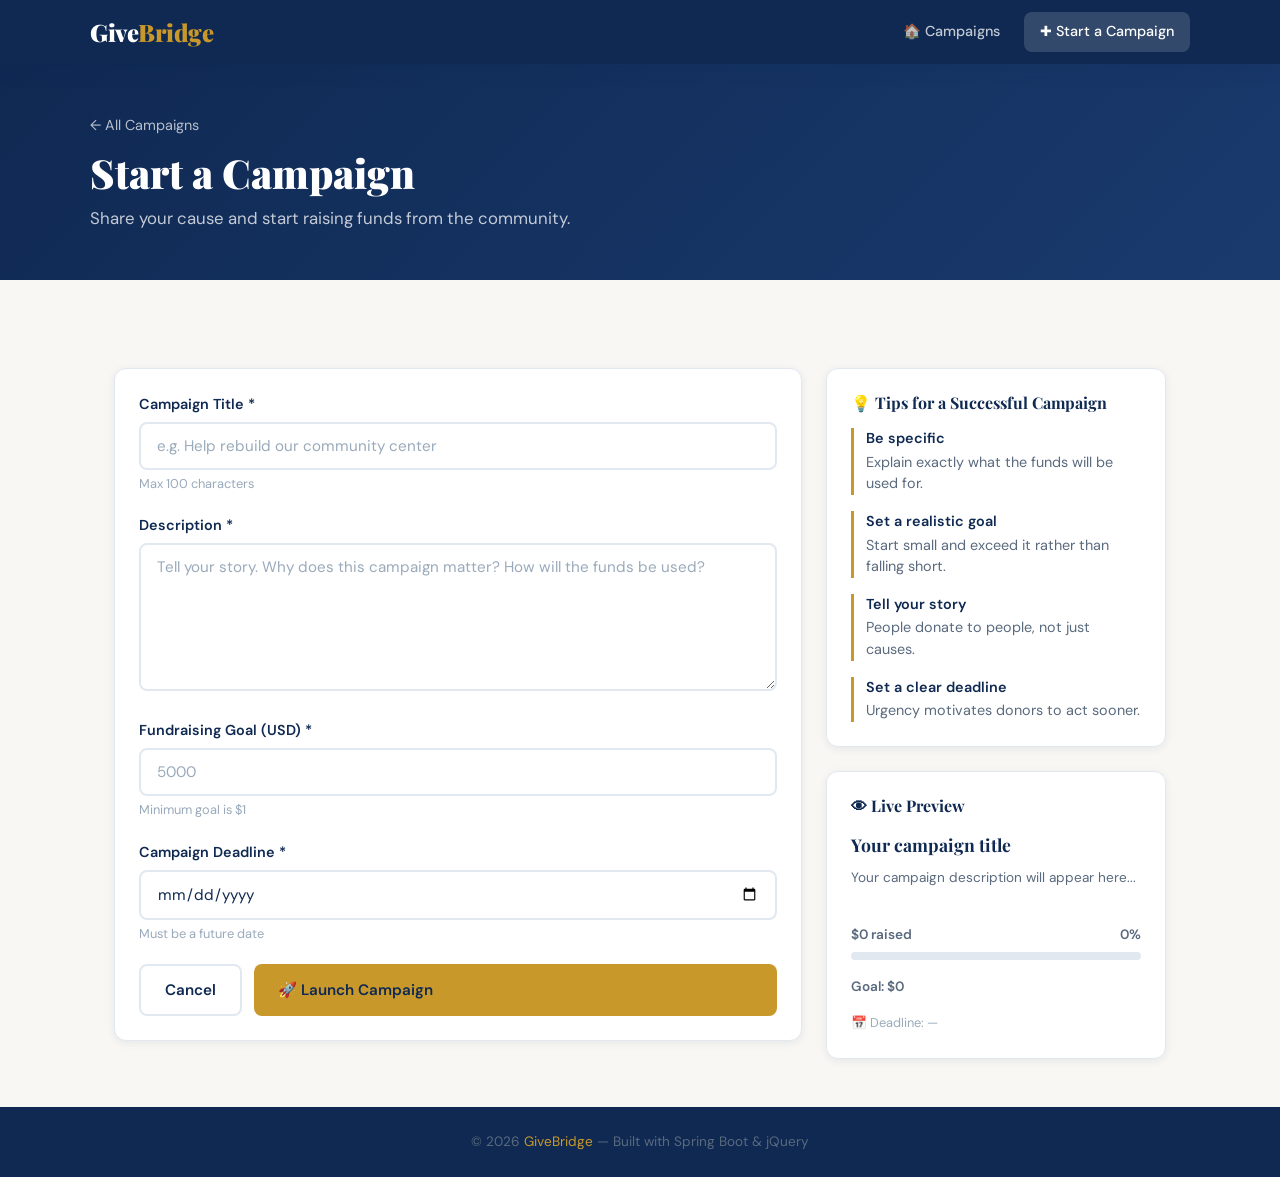
<file: src/main/resources/static/create-campaign.html>
<!DOCTYPE html>
<html lang="en">
<head>
    <meta charset="UTF-8">
    <meta name="viewport" content="width=device-width, initial-scale=1.0">
    <title>Start a Campaign — GiveBridge</title>
    <link rel="stylesheet" href="css/styles.css">
</head>
<body class="page-wrapper">

<!-- NAVIGATION -->
<nav>
    <div class="nav-inner">
        <a href="index.html" class="nav-logo">Give<span>Bridge</span></a>
        <div class="nav-links">
            <a href="index.html">🏠 <span>Campaigns</span></a>
            <a href="create-campaign.html" class="active">✚ <span>Start a Campaign</span></a>
        </div>
    </div>
</nav>

<!-- PAGE HEADER -->
<div class="page-header">
    <div class="page-header-inner">
        <div>
            <a href="index.html" class="back-link">← All Campaigns</a>
            <h1>Start a Campaign</h1>
            <p>Share your cause and start raising funds from the community.</p>
        </div>
    </div>
</div>

<!-- MAIN CONTENT -->
<main>
    <div class="container">
        <div class="create-campaign-layout">

            <!-- FORM CARD -->
            <div class="card create-campaign-form-card">
                <div class="card-body">

                    <div class="alert alert-success" id="createSuccess">
                        🎉 Campaign created successfully! Redirecting...
                    </div>
                    <div class="alert alert-error" id="createError">
                        Something went wrong. Please try again.
                    </div>

                    <!-- Title -->
                    <div class="form-group">
                        <label class="form-label" for="campaignTitle">
                            Campaign Title *
                        </label>
                        <input type="text"
                               id="campaignTitle"
                               class="form-control"
                               placeholder="e.g. Help rebuild our community center"
                               maxlength="100">
                        <div class="form-hint">Max 100 characters</div>
                        <div class="form-error" id="titleError"></div>
                    </div>

                    <!-- Description -->
                    <div class="form-group">
                        <label class="form-label" for="campaignDescription">
                            Description *
                        </label>
                        <textarea id="campaignDescription"
                                  class="form-control"
                                  placeholder="Tell your story. Why does this campaign matter? How will the funds be used?"
                                  rows="6"></textarea>
                        <div class="form-error" id="descriptionError"></div>
                    </div>

                    <!-- Goal Amount -->
                    <div class="form-group">
                        <label class="form-label" for="goalAmount">
                            Fundraising Goal (USD) *
                        </label>
                        <input type="number"
                               id="goalAmount"
                               class="form-control"
                               placeholder="5000"
                               min="1"
                               step="1">
                        <div class="form-hint">Minimum goal is $1</div>
                        <div class="form-error" id="goalError"></div>
                    </div>

                    <!-- Deadline -->
                    <div class="form-group">
                        <label class="form-label" for="deadline">
                            Campaign Deadline *
                        </label>
                        <input type="date"
                               id="deadline"
                               class="form-control">
                        <div class="form-hint">Must be a future date</div>
                        <div class="form-error" id="deadlineError"></div>
                    </div>

                    <!-- Submit -->
                    <div style="display: flex; gap: 12px; margin-top: 8px;">
                        <a href="index.html" class="btn btn-secondary">
                            Cancel
                        </a>
                        <button class="btn btn-primary"
                                id="submitCampaign"
                                style="flex: 1;">
                            🚀 Launch Campaign
                        </button>
                    </div>

                </div>
            </div>

            <!-- TIPS CARD -->
            <div class="tips-card">
                <div class="card">
                    <div class="card-body">
                        <h3 style="font-size: 1rem; margin-bottom: 16px;">
                            💡 Tips for a Successful Campaign
                        </h3>
                        <ul class="tips-list">
                            <li>
                                <strong>Be specific</strong>
                                Explain exactly what the funds will be used for.
                            </li>
                            <li>
                                <strong>Set a realistic goal</strong>
                                Start small and exceed it rather than falling short.
                            </li>
                            <li>
                                <strong>Tell your story</strong>
                                People donate to people, not just causes.
                            </li>
                            <li>
                                <strong>Set a clear deadline</strong>
                                Urgency motivates donors to act sooner.
                            </li>
                        </ul>
                    </div>
                </div>

                <!-- Preview Card -->
                <div class="card" id="previewCard">
                    <div class="card-body">
                        <h3 style="font-size: 1rem; margin-bottom: 16px;">
                            👁 Live Preview
                        </h3>
                        <div class="preview-title" id="previewTitle">
                            Your campaign title
                        </div>
                        <div class="preview-description" id="previewDescription">
                            Your campaign description will appear here...
                        </div>
                        <div class="progress-container">
                            <div class="progress-label">
                                <span>$0 raised</span>
                                <span>0%</span>
                            </div>
                            <div class="progress-bar-bg">
                                <div class="progress-bar-fill" style="width: 0%"></div>
                            </div>
                            <div class="progress-label mt-4">
                                <span>Goal: <span id="previewGoal">$0</span></span>
                            </div>
                        </div>
                        <div style="font-size: 0.8rem; color: var(--text-light); margin-top: 12px;">
                            📅 Deadline: <span id="previewDeadline">—</span>
                        </div>
                    </div>
                </div>
            </div>

        </div>
    </div>
</main>

<!-- FOOTER -->
<footer>
    <p>© 2026 <span>GiveBridge</span> — Built with Spring Boot & jQuery</p>
</footer>

<script src="https://code.jquery.com/jquery-3.7.1.min.js"></script>
<script src="js/create-campaign.js"></script>

</body>
</html>
</file>
<file: src/main/resources/static/css/styles.css>
/* ============================================
   GIVEBRIDGE - Global Styles
   ============================================ */

@import url('https://fonts.googleapis.com/css2?family=Playfair+Display:wght@700;900&family=DM+Sans:wght@300;400;500;600&display=swap');

/* CSS Variables — change these to retheme the entire app */
:root {
    --primary: #0f2952;        /* deep navy */
    --primary-light: #1a3a6e;  /* lighter navy for hover */
    --accent: #c9982a;         /* warm gold */
    --accent-light: #f0c050;   /* lighter gold */
    --success: #2a9d5c;        /* green for fully funded */
    --danger: #e63946;         /* red for errors */
    --bg: #f8f7f4;             /* warm off-white background */
    --bg-card: #ffffff;        /* card background */
    --text-primary: #0f2952;   /* main text color */
    --text-secondary: #5a6a7e; /* muted text */
    --text-light: #9aaabb;     /* very muted text */
    --border: #e2e8f0;         /* border color */
    --shadow-sm: 0 2px 8px rgba(15, 41, 82, 0.08);
    --shadow-md: 0 4px 20px rgba(15, 41, 82, 0.12);
    --shadow-lg: 0 8px 40px rgba(15, 41, 82, 0.16);
    --radius: 12px;
    --radius-sm: 8px;
    --transition: all 0.25s ease;
}

/* ============================================
   RESET & BASE
   ============================================ */

*, *::before, *::after {
    box-sizing: border-box;
    margin: 0;
    padding: 0;
}

html {
    scroll-behavior: smooth;
}

body {
    font-family: 'DM Sans', sans-serif;
    background-color: var(--bg);
    color: var(--text-primary);
    line-height: 1.6;
    min-height: 100vh;
}

/* ============================================
   TYPOGRAPHY
   ============================================ */

h1, h2, h3 {
    font-family: 'Playfair Display', serif;
    line-height: 1.2;
}

h1 { font-size: 2.5rem; font-weight: 900; }
h2 { font-size: 1.8rem; font-weight: 700; }
h3 { font-size: 1.3rem; font-weight: 700; }

p { color: var(--text-secondary); }

a {
    color: var(--accent);
    text-decoration: none;
    transition: var(--transition);
}

a:hover { color: var(--accent-light); }

/* ============================================
   LAYOUT
   ============================================ */

.container {
    max-width: 1100px;
    margin: 0 auto;
    padding: 0 24px;
}

.page-wrapper {
    min-height: 100vh;
    display: flex;
    flex-direction: column;
}

main {
    flex: 1;
    padding: 48px 0;
}

/* ============================================
   NAVIGATION
   ============================================ */

nav {
    background-color: var(--primary);
    padding: 0 24px;
    position: sticky;
    top: 0;
    z-index: 100;
    box-shadow: var(--shadow-md);
}

.nav-inner {
    max-width: 1100px;
    margin: 0 auto;
    display: flex;
    align-items: center;
    justify-content: space-between;
    height: 64px;
}

.nav-logo {
    font-family: 'Playfair Display', serif;
    font-size: 1.5rem;
    font-weight: 900;
    color: #ffffff;
    letter-spacing: -0.5px;
}

.nav-logo span {
    color: var(--accent);
}

.nav-links {
    display: flex;
    align-items: center;
    gap: 8px;
}

.nav-links a {
    color: rgba(255,255,255,0.75);
    font-size: 0.9rem;
    font-weight: 500;
    padding: 8px 16px;
    border-radius: var(--radius-sm);
    transition: var(--transition);
}

.nav-links a:hover {
    color: #ffffff;
    background-color: rgba(255,255,255,0.1);
}

.nav-links a.active {
    color: #ffffff;
    background-color: rgba(255,255,255,0.15);
}

/* ============================================
   BUTTONS
   ============================================ */

.btn {
    display: inline-flex;
    align-items: center;
    gap: 8px;
    padding: 12px 24px;
    border-radius: var(--radius-sm);
    font-family: 'DM Sans', sans-serif;
    font-size: 0.95rem;
    font-weight: 600;
    cursor: pointer;
    border: none;
    transition: var(--transition);
    text-decoration: none;
}

.btn-primary {
    background-color: var(--accent);
    color: var(--primary);
}

.btn-primary:hover {
    background-color: var(--accent-light);
    color: var(--primary);
    transform: translateY(-1px);
    box-shadow: var(--shadow-md);
}

.btn-secondary {
    background-color: transparent;
    color: var(--primary);
    border: 2px solid var(--border);
}

.btn-secondary:hover {
    border-color: var(--primary);
    transform: translateY(-1px);
}

.btn-danger {
    background-color: var(--danger);
    color: white;
}

.btn-danger:hover {
    background-color: #c0303c;
    transform: translateY(-1px);
}

.btn:disabled {
    opacity: 0.6;
    cursor: not-allowed;
    transform: none;
}

/* ============================================
   CARDS
   ============================================ */

.card {
    background-color: var(--bg-card);
    border-radius: var(--radius);
    box-shadow: var(--shadow-sm);
    border: 1px solid var(--border);
    transition: var(--transition);
    overflow: hidden;
}

.card:hover {
    box-shadow: var(--shadow-md);
    transform: translateY(-2px);
}

.card-body {
    padding: 24px;
}

/* ============================================
   PROGRESS BAR
   ============================================ */

.progress-container {
    margin: 16px 0;
}

.progress-label {
    display: flex;
    justify-content: space-between;
    font-size: 0.85rem;
    font-weight: 600;
    margin-bottom: 6px;
    color: var(--text-secondary);
}

.progress-bar-bg {
    background-color: var(--border);
    border-radius: 100px;
    height: 8px;
    overflow: hidden;
}

.progress-bar-fill {
    height: 100%;
    border-radius: 100px;
    background: linear-gradient(90deg, var(--accent), var(--accent-light));
    transition: width 0.8s ease;
}

.progress-bar-fill.funded {
    background: linear-gradient(90deg, var(--success), #3dbd75);
}

/* ============================================
   FORMS
   ============================================ */

.form-group {
    margin-bottom: 20px;
}

.form-label {
    display: block;
    font-size: 0.9rem;
    font-weight: 600;
    color: var(--text-primary);
    margin-bottom: 6px;
}

.form-control {
    width: 100%;
    padding: 12px 16px;
    border: 2px solid var(--border);
    border-radius: var(--radius-sm);
    font-family: 'DM Sans', sans-serif;
    font-size: 0.95rem;
    color: var(--text-primary);
    background-color: var(--bg-card);
    transition: var(--transition);
    outline: none;
}

.form-control:focus {
    border-color: var(--primary);
    box-shadow: 0 0 0 3px rgba(15, 41, 82, 0.1);
}

.form-control::placeholder {
    color: var(--text-light);
}

textarea.form-control {
    resize: vertical;
    min-height: 120px;
}

.form-hint {
    font-size: 0.8rem;
    color: var(--text-light);
    margin-top: 4px;
}

.form-error {
    font-size: 0.8rem;
    color: var(--danger);
    margin-top: 4px;
    display: none;
}

/* ============================================
   ALERTS / MESSAGES
   ============================================ */

.alert {
    padding: 14px 18px;
    border-radius: var(--radius-sm);
    font-size: 0.9rem;
    font-weight: 500;
    margin-bottom: 20px;
    display: none;
}

.alert-success {
    background-color: #d4f5e4;
    color: #1a6b3c;
    border: 1px solid #a8e6c3;
}

.alert-error {
    background-color: #fde8ea;
    color: #8b1a22;
    border: 1px solid #f5b8bc;
}

/* ============================================
   BADGES
   ============================================ */

.badge {
    display: inline-block;
    padding: 4px 10px;
    border-radius: 100px;
    font-size: 0.75rem;
    font-weight: 600;
    letter-spacing: 0.3px;
}

.badge-active {
    background-color: #d4f5e4;
    color: #1a6b3c;
}

.badge-expired {
    background-color: #fde8ea;
    color: #8b1a22;
}

.badge-funded {
    background-color: #fff3cd;
    color: #856404;
}

/* ============================================
   PAGE HEADER
   ============================================ */

.page-header {
    background: linear-gradient(135deg, var(--primary) 0%, var(--primary-light) 100%);
    color: white;
    padding: 48px 24px;
    margin-bottom: 40px;
}

.page-header-inner {
    max-width: 1100px;
    margin: 0 auto;
    display: flex;
    align-items: center;
    justify-content: space-between;
    gap: 24px;
}

.page-header h1 {
    color: white;
    margin-bottom: 8px;
}

.page-header p {
    color: rgba(255,255,255,0.75);
    font-size: 1.05rem;
}

/* ============================================
   LOADING STATE
   ============================================ */

.loading {
    text-align: center;
    padding: 60px 24px;
    color: var(--text-light);
}

.spinner {
    width: 36px;
    height: 36px;
    border: 3px solid var(--border);
    border-top-color: var(--accent);
    border-radius: 50%;
    animation: spin 0.8s linear infinite;
    margin: 0 auto 16px;
}

@keyframes spin {
    to { transform: rotate(360deg); }
}

/* ============================================
   EMPTY STATE
   ============================================ */

.empty-state {
    text-align: center;
    padding: 80px 24px;
    color: var(--text-light);
}

.empty-state h3 {
    font-family: 'DM Sans', sans-serif;
    font-weight: 600;
    margin-bottom: 8px;
    color: var(--text-secondary);
}

/* ============================================
   FOOTER
   ============================================ */

footer {
    background-color: var(--primary);
    color: rgba(255,255,255,0.6);
    text-align: center;
    padding: 24px;
    font-size: 0.85rem;
    margin-top: auto;
}

footer span {
    color: var(--accent);
}

/* ============================================
   UTILITY CLASSES
   ============================================ */

.text-center { text-align: center; }
.text-muted { color: var(--text-secondary); }
.mt-4 { margin-top: 16px; }
.mt-8 { margin-top: 32px; }
.mb-4 { margin-bottom: 16px; }
.mb-8 { margin-bottom: 32px; }
.d-flex { display: flex; }
.align-center { align-items: center; }
.justify-between { justify-content: space-between; }
.gap-4 { gap: 16px; }
.w-100 { width: 100%; }

/* ============================================
   RESPONSIVE
   ============================================ */

@media (max-width: 768px) {
    h1 { font-size: 1.8rem; }
    h2 { font-size: 1.4rem; }

    .page-header-inner {
        flex-direction: column;
        align-items: flex-start;
    }

    .nav-links a span {
        display: none;
    }
}

/* ============================================
   STATS BAR (index.html)
   ============================================ */

.stats-bar {
    display: flex;
    gap: 24px;
    margin-bottom: 36px;
    padding: 24px;
    background-color: var(--bg-card);
    border-radius: var(--radius);
    border: 1px solid var(--border);
    box-shadow: var(--shadow-sm);
}

.stat-item {
    display: flex;
    flex-direction: column;
    gap: 4px;
}

.stat-value {
    font-family: 'Playfair Display', serif;
    font-size: 1.8rem;
    font-weight: 700;
    color: var(--primary);
}

.stat-label {
    font-size: 0.8rem;
    font-weight: 600;
    text-transform: uppercase;
    letter-spacing: 0.5px;
    color: var(--text-light);
}

/* ============================================
   CAMPAIGN GRID (index.html)
   ============================================ */

.campaign-grid {
    display: grid;
    grid-template-columns: repeat(auto-fill, minmax(320px, 1fr));
    gap: 24px;
}

.campaign-card {
    background-color: var(--bg-card);
    border-radius: var(--radius);
    border: 1px solid var(--border);
    box-shadow: var(--shadow-sm);
    transition: var(--transition);
    overflow: hidden;
    display: flex;
    flex-direction: column;
}

.campaign-card:hover {
    box-shadow: var(--shadow-md);
    transform: translateY(-3px);
}

.campaign-card-body {
    padding: 24px;
    flex: 1;
    display: flex;
    flex-direction: column;
}

.campaign-card-header {
    display: flex;
    justify-content: space-between;
    align-items: flex-start;
    margin-bottom: 12px;
}

.campaign-card-title {
    font-family: 'Playfair Display', serif;
    font-size: 1.15rem;
    font-weight: 700;
    color: var(--text-primary);
    margin-bottom: 8px;
    line-height: 1.3;
}

.campaign-card-description {
    font-size: 0.9rem;
    color: var(--text-secondary);
    line-height: 1.6;
    flex: 1;
    margin-bottom: 16px;
    display: -webkit-box;
    -webkit-line-clamp: 3;
    -webkit-box-orient: vertical;
    overflow: hidden;
}

.campaign-card-meta {
    display: flex;
    justify-content: space-between;
    font-size: 0.8rem;
    color: var(--text-light);
    margin-top: 16px;
    padding-top: 16px;
    border-top: 1px solid var(--border);
}

.campaign-card-footer {
    padding: 16px 24px;
    background-color: var(--bg);
    border-top: 1px solid var(--border);
}

.campaign-card-footer a {
    display: block;
    text-align: center;
    padding: 10px;
    background-color: var(--primary);
    color: white;
    border-radius: var(--radius-sm);
    font-weight: 600;
    font-size: 0.9rem;
    transition: var(--transition);
}

.campaign-card-footer a:hover {
    background-color: var(--primary-light);
    color: white;
}

@media (max-width: 768px) {
    .campaign-grid {
        grid-template-columns: 1fr;
    }

    .stats-bar {
        gap: 16px;
    }
}

/* ============================================
   CAMPAIGN DETAIL PAGE (campaign.html)
   ============================================ */

.back-link {
    color: rgba(255,255,255,0.7);
    font-size: 0.9rem;
    display: inline-block;
    margin-bottom: 12px;
    transition: var(--transition);
}

.back-link:hover {
    color: white;
}

.campaign-detail-grid {
    display: grid;
    grid-template-columns: 1fr 380px;
    gap: 24px;
    align-items: start;
}

.campaign-detail-left {
    display: flex;
    flex-direction: column;
    gap: 24px;
}

.campaign-detail-right {
    display: flex;
    flex-direction: column;
    gap: 24px;
    position: sticky;
    top: 88px;
}

/* Funding Stats */
.funding-stats {
    margin-bottom: 16px;
}

.funding-stat-main {
    display: flex;
    align-items: baseline;
    gap: 8px;
    margin-bottom: 4px;
}

.funding-amount {
    font-family: 'Playfair Display', serif;
    font-size: 2rem;
    font-weight: 700;
    color: var(--primary);
}

.funding-label {
    font-size: 0.9rem;
    color: var(--text-secondary);
    font-weight: 500;
}

.funding-stat-secondary {
    font-size: 0.9rem;
    color: var(--text-secondary);
}

.funding-meta {
    display: flex;
    gap: 24px;
    margin-top: 16px;
    padding-top: 16px;
    border-top: 1px solid var(--border);
}

.funding-meta-item {
    display: flex;
    flex-direction: column;
    gap: 2px;
}

.funding-meta-item span:first-child {
    font-family: 'Playfair Display', serif;
    font-size: 1.4rem;
    font-weight: 700;
    color: var(--primary);
}

.funding-meta-item span:last-child {
    font-size: 0.75rem;
    text-transform: uppercase;
    letter-spacing: 0.5px;
    color: var(--text-light);
    font-weight: 600;
}

/* Donor List */
.donor-item {
    display: flex;
    align-items: center;
    gap: 12px;
    padding: 12px 0;
    border-bottom: 1px solid var(--border);
}

.donor-item:last-child {
    border-bottom: none;
}

.donor-avatar {
    width: 40px;
    height: 40px;
    border-radius: 50%;
    background: linear-gradient(135deg, var(--primary), var(--primary-light));
    display: flex;
    align-items: center;
    justify-content: center;
    color: white;
    font-weight: 700;
    font-size: 0.9rem;
    flex-shrink: 0;
}

.donor-info {
    flex: 1;
    min-width: 0;
}

.donor-name {
    font-weight: 600;
    font-size: 0.9rem;
    color: var(--text-primary);
}

.donor-message {
    font-size: 0.8rem;
    color: var(--text-secondary);
    margin-top: 2px;
    white-space: nowrap;
    overflow: hidden;
    text-overflow: ellipsis;
}

.donor-amount {
    font-weight: 700;
    font-size: 0.95rem;
    color: var(--success);
    flex-shrink: 0;
}

.donor-time {
    font-size: 0.75rem;
    color: var(--text-light);
    margin-top: 2px;
    text-align: right;
}

@media (max-width: 768px) {
    .campaign-detail-grid {
        grid-template-columns: 1fr;
    }

    .campaign-detail-right {
        position: static;
    }
}

/* ============================================
   CREATE CAMPAIGN PAGE (create-campaign.html)
   ============================================ */

.create-campaign-layout {
    display: grid;
    grid-template-columns: 1fr 340px;
    gap: 24px;
    align-items: start;
}

.create-campaign-form-card {
    /* takes up the full left column */
}

.tips-card {
    display: flex;
    flex-direction: column;
    gap: 24px;
    position: sticky;
    top: 88px;
}

.tips-list {
    list-style: none;
    display: flex;
    flex-direction: column;
    gap: 16px;
}

.tips-list li {
    font-size: 0.9rem;
    color: var(--text-secondary);
    line-height: 1.5;
    padding-left: 12px;
    border-left: 3px solid var(--accent);
}

.tips-list li strong {
    display: block;
    color: var(--text-primary);
    font-weight: 600;
    margin-bottom: 2px;
}

/* Live Preview */
.preview-title {
    font-family: 'Playfair Display', serif;
    font-size: 1.1rem;
    font-weight: 700;
    color: var(--text-primary);
    margin-bottom: 8px;
    min-height: 1.4em;
}

.preview-description {
    font-size: 0.85rem;
    color: var(--text-secondary);
    line-height: 1.6;
    margin-bottom: 12px;
    min-height: 3em;
    display: -webkit-box;
    -webkit-line-clamp: 3;
    -webkit-box-orient: vertical;
    overflow: hidden;
}

@media (max-width: 768px) {
    .create-campaign-layout {
        grid-template-columns: 1fr;
    }

    .tips-card {
        position: static;
    }
}
</file>
